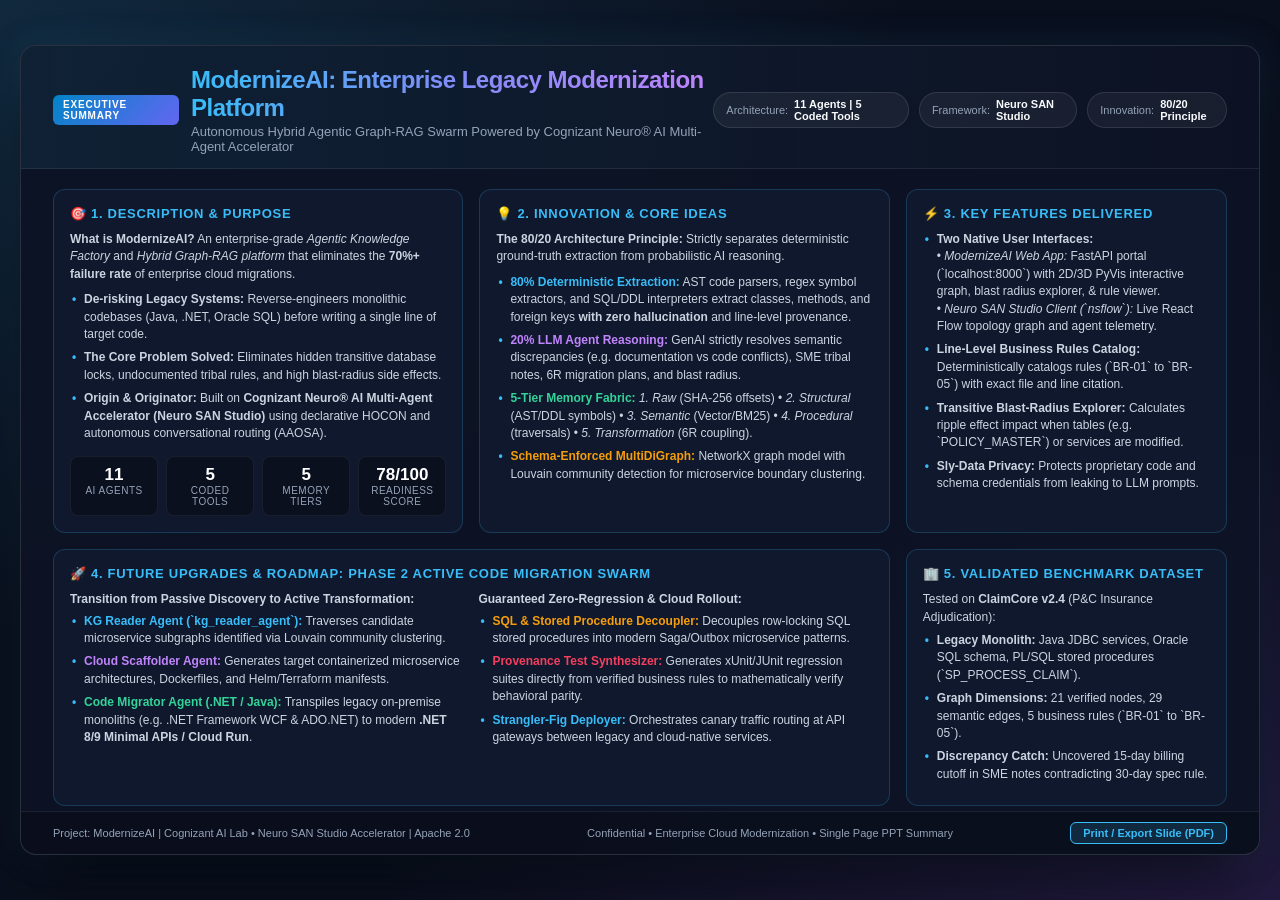
<file: artifacts/modernize_ai_presentation_slide.html>
<!DOCTYPE html>
<html lang="en">
<head>
  <meta charset="UTF-8" />
  <meta name="viewport" content="width=device-width, initial-scale=1.0" />
  <title>ModernizeAI - Executive Single Page Presentation</title>
  <style>
    :root {
      --bg-primary: #0a0f1d;
      --bg-card: rgba(18, 26, 47, 0.85);
      --bg-card-border: rgba(56, 189, 248, 0.2);
      --accent-blue: #38bdf8;
      --accent-purple: #a855f7;
      --accent-emerald: #10b981;
      --accent-amber: #f59e0b;
      --accent-rose: #f43f5e;
      --text-main: #f8fafc;
      --text-muted: #94a3b8;
      --font-family: -apple-system, BlinkMacSystemFont, 'Segoe UI', Roboto, Helvetica, Arial, sans-serif;
    }

    * {
      box-sizing: border-box;
      margin: 0;
      padding: 0;
    }

    body {
      background-color: var(--bg-primary);
      background-image: 
        radial-gradient(at 0% 0%, rgba(56, 189, 248, 0.15) 0px, transparent 50%),
        radial-gradient(at 100% 100%, rgba(168, 85, 247, 0.15) 0px, transparent 50%);
      color: var(--text-main);
      font-family: var(--font-family);
      min-height: 100vh;
      display: flex;
      flex-direction: column;
      justify-content: center;
      align-items: center;
      padding: 20px;
    }

    /* 16:9 Presentation Slide Container */
    .slide-wrapper {
      width: 100%;
      max-width: 1440px;
      aspect-ratio: 16 / 9;
      min-height: 810px;
      background: rgba(13, 19, 36, 0.95);
      border: 1px solid rgba(255, 255, 255, 0.12);
      border-radius: 16px;
      box-shadow: 0 25px 60px -15px rgba(0, 0, 0, 0.7), 0 0 40px rgba(56, 189, 248, 0.1);
      display: flex;
      flex-direction: column;
      overflow: hidden;
      position: relative;
    }

    /* Slide Header */
    .slide-header {
      padding: 20px 32px 14px;
      border-bottom: 1px solid rgba(255, 255, 255, 0.08);
      display: flex;
      justify-content: space-between;
      align-items: center;
      background: linear-gradient(90deg, rgba(56, 189, 248, 0.08), transparent);
    }

    .brand-title {
      display: flex;
      align-items: center;
      gap: 12px;
    }

    .badge-tag {
      background: linear-gradient(135deg, #0284c7, #6366f1);
      color: #fff;
      font-size: 10px;
      font-weight: 700;
      letter-spacing: 0.8px;
      text-transform: uppercase;
      padding: 4px 10px;
      border-radius: 6px;
    }

    .brand-title h1 {
      font-size: 24px;
      font-weight: 800;
      letter-spacing: -0.5px;
      background: linear-gradient(90deg, #38bdf8, #818cf8, #c084fc);
      -webkit-background-clip: text;
      -webkit-text-fill-color: transparent;
    }

    .brand-subtitle {
      font-size: 13px;
      color: var(--text-muted);
      margin-top: 2px;
    }

    .header-badges {
      display: flex;
      gap: 10px;
    }

    .pill {
      background: rgba(255, 255, 255, 0.05);
      border: 1px solid rgba(255, 255, 255, 0.1);
      font-size: 11px;
      padding: 5px 12px;
      border-radius: 20px;
      color: var(--text-muted);
      display: flex;
      align-items: center;
      gap: 6px;
    }

    .pill strong {
      color: var(--text-main);
    }

    /* Slide Body Grid */
    .slide-body {
      flex: 1;
      display: grid;
      grid-template-columns: 1.15fr 1.15fr 0.9fr;
      grid-template-rows: auto 1fr auto;
      gap: 16px;
      padding: 20px 32px;
      overflow: hidden;
    }

    /* Common Card Styling */
    .card {
      background: var(--bg-card);
      border: 1px solid var(--bg-card-border);
      border-radius: 12px;
      padding: 16px;
      display: flex;
      flex-direction: column;
      position: relative;
    }

    .card-title {
      font-size: 13px;
      font-weight: 700;
      text-transform: uppercase;
      letter-spacing: 0.7px;
      display: flex;
      align-items: center;
      gap: 8px;
      margin-bottom: 10px;
      color: var(--accent-blue);
    }

    .card p, .card li {
      font-size: 12px;
      line-height: 1.45;
      color: #cbd5e1;
    }

    .card ul {
      list-style-type: none;
      padding-left: 0;
    }

    .card ul li {
      position: relative;
      padding-left: 14px;
      margin-bottom: 6px;
    }

    .card ul li::before {
      content: "•";
      position: absolute;
      left: 2px;
      color: var(--accent-blue);
      font-weight: bold;
    }

    /* Highlight Badges */
    .hl-cyan { color: #38bdf8; font-weight: 600; }
    .hl-amber { color: #f59e0b; font-weight: 600; }
    .hl-purple { color: #c084fc; font-weight: 600; }
    .hl-emerald { color: #34d399; font-weight: 600; }

    /* Top Row Hero Cards */
    .hero-col-span-2 {
      grid-column: span 2;
    }

    /* Metrics Bar */
    .metrics-bar {
      display: grid;
      grid-template-columns: repeat(4, 1fr);
      gap: 8px;
      margin-top: 8px;
    }

    .metric-box {
      background: rgba(0, 0, 0, 0.3);
      border: 1px solid rgba(255, 255, 255, 0.06);
      border-radius: 8px;
      padding: 8px 10px;
      text-align: center;
    }

    .metric-val {
      font-size: 17px;
      font-weight: 800;
      color: #fff;
    }

    .metric-lbl {
      font-size: 10px;
      color: var(--text-muted);
      text-transform: uppercase;
      letter-spacing: 0.5px;
    }

    /* Warning / Limitation Banner */
    .corporate-limitation-banner {
      grid-column: 1 / -1;
      background: linear-gradient(90deg, rgba(244, 63, 94, 0.15), rgba(245, 158, 11, 0.12));
      border: 1px solid rgba(244, 63, 94, 0.4);
      border-radius: 10px;
      padding: 12px 18px;
      display: flex;
      align-items: center;
      justify-content: space-between;
      gap: 16px;
    }

    .warning-icon-wrap {
      display: flex;
      align-items: center;
      gap: 10px;
    }

    .warning-badge {
      background: #f43f5e;
      color: #fff;
      font-size: 10px;
      font-weight: 800;
      padding: 3px 8px;
      border-radius: 4px;
      text-transform: uppercase;
      letter-spacing: 0.5px;
      white-space: nowrap;
    }

    .warning-text {
      font-size: 11.5px;
      line-height: 1.4;
      color: #fecdd3;
    }

    .warning-text strong {
      color: #fff;
      text-decoration: underline;
    }

    /* Footer */
    .slide-footer {
      padding: 10px 32px;
      border-top: 1px solid rgba(255, 255, 255, 0.08);
      display: flex;
      justify-content: space-between;
      align-items: center;
      background: rgba(0, 0, 0, 0.2);
      font-size: 11px;
      color: var(--text-muted);
    }

    .btn-print {
      background: rgba(56, 189, 248, 0.15);
      border: 1px solid var(--accent-blue);
      color: var(--accent-blue);
      padding: 4px 12px;
      border-radius: 6px;
      font-size: 11px;
      cursor: pointer;
      font-weight: 600;
      transition: all 0.2s;
    }

    .btn-print:hover {
      background: var(--accent-blue);
      color: #000;
    }

    @media print {
      body {
        padding: 0;
        background: #0a0f1d;
      }
      .slide-wrapper {
        border: none;
        box-shadow: none;
        max-width: 100%;
        aspect-ratio: auto;
        min-height: 100vh;
      }
      .btn-print {
        display: none;
      }
    }
  </style>
</head>
<body>

  <div class="slide-wrapper">
    <!-- Slide Header -->
    <header class="slide-header">
      <div class="brand-title">
        <span class="badge-tag">Executive Summary</span>
        <div>
          <h1>ModernizeAI: Enterprise Legacy Modernization Platform</h1>
          <div class="brand-subtitle">Autonomous Hybrid Agentic Graph-RAG Swarm Powered by Cognizant Neuro® AI Multi-Agent Accelerator</div>
        </div>
      </div>
      <div class="header-badges">
        <div class="pill">Architecture: <strong>11 Agents | 5 Coded Tools</strong></div>
        <div class="pill">Framework: <strong>Neuro SAN Studio</strong></div>
        <div class="pill">Innovation: <strong>80/20 Principle</strong></div>
      </div>
    </header>

    <!-- Slide Body Grid -->
    <main class="slide-body">
      
      <!-- Card 1: Description & Purpose -->
      <div class="card">
        <div class="card-title">🎯 1. Description & Purpose</div>
        <p><strong>What is ModernizeAI?</strong> An enterprise-grade <em>Agentic Knowledge Factory</em> and <em>Hybrid Graph-RAG platform</em> that eliminates the <strong>70%+ failure rate</strong> of enterprise cloud migrations.</p>
        <ul style="margin-top: 8px;">
          <li><strong>De-risking Legacy Systems:</strong> Reverse-engineers monolithic codebases (Java, .NET, Oracle SQL) before writing a single line of target code.</li>
          <li><strong>The Core Problem Solved:</strong> Eliminates hidden transitive database locks, undocumented tribal rules, and high blast-radius side effects.</li>
          <li><strong>Origin & Originator:</strong> Built on <strong>Cognizant Neuro® AI Multi-Agent Accelerator (Neuro SAN Studio)</strong> using declarative HOCON and autonomous conversational routing (AAOSA).</li>
        </ul>
        <div class="metrics-bar">
          <div class="metric-box">
            <div class="metric-val hl-cyan">11</div>
            <div class="metric-lbl">AI Agents</div>
          </div>
          <div class="metric-box">
            <div class="metric-val hl-emerald">5</div>
            <div class="metric-lbl">Coded Tools</div>
          </div>
          <div class="metric-box">
            <div class="metric-val hl-purple">5</div>
            <div class="metric-lbl">Memory Tiers</div>
          </div>
          <div class="metric-box">
            <div class="metric-val hl-amber">78/100</div>
            <div class="metric-lbl">Readiness Score</div>
          </div>
        </div>
      </div>

      <!-- Card 2: Innovation & Core Ideas -->
      <div class="card">
        <div class="card-title">💡 2. Innovation & Core Ideas</div>
        <p><strong>The 80/20 Architecture Principle:</strong> Strictly separates deterministic ground-truth extraction from probabilistic AI reasoning.</p>
        <ul style="margin-top: 8px;">
          <li><span class="hl-cyan">80% Deterministic Extraction:</span> AST code parsers, regex symbol extractors, and SQL/DDL interpreters extract classes, methods, and foreign keys <strong>with zero hallucination</strong> and line-level provenance.</li>
          <li><span class="hl-purple">20% LLM Agent Reasoning:</span> GenAI strictly resolves semantic discrepancies (e.g. documentation vs code conflicts), SME tribal notes, 6R migration plans, and blast radius.</li>
          <li><span class="hl-emerald">5-Tier Memory Fabric:</span>
            <em>1. Raw</em> (SHA-256 offsets) &bull; <em>2. Structural</em> (AST/DDL symbols) &bull; <em>3. Semantic</em> (Vector/BM25) &bull; <em>4. Procedural</em> (traversals) &bull; <em>5. Transformation</em> (6R coupling).</li>
          <li><span class="hl-amber">Schema-Enforced MultiDiGraph:</span> NetworkX graph model with Louvain community detection for microservice boundary clustering.</li>
        </ul>
      </div>

      <!-- Card 3: Key Features & Workspaces -->
      <div class="card">
        <div class="card-title">⚡ 3. Key Features Delivered</div>
        <ul>
          <li><strong>Two Native User Interfaces:</strong>
            <br>&bull; <em>ModernizeAI Web App:</em> FastAPI portal (`localhost:8000`) with 2D/3D PyVis interactive graph, blast radius explorer, & rule viewer.
            <br>&bull; <em>Neuro SAN Studio Client (`nsflow`):</em> Live React Flow topology graph and agent telemetry.
          </li>
          <li><strong>Line-Level Business Rules Catalog:</strong> Deterministically catalogs rules (`BR-01` to `BR-05`) with exact file and line citation.</li>
          <li><strong>Transitive Blast-Radius Explorer:</strong> Calculates ripple effect impact when tables (e.g. `POLICY_MASTER`) or services are modified.</li>
          <li><strong>Sly-Data Privacy:</strong> Protects proprietary code and schema credentials from leaking to LLM prompts.</li>
        </ul>
      </div>

      <!-- Card 4: Future Upgrades & Roadmap (Phase 2) -->
      <div class="card hero-col-span-2">
        <div class="card-title">🚀 4. Future Upgrades & Roadmap: Phase 2 Active Code Migration Swarm</div>
        <div style="display: grid; grid-template-columns: 1fr 1fr; gap: 14px;">
          <div>
            <p><strong>Transition from Passive Discovery to Active Transformation:</strong></p>
            <ul style="margin-top: 4px;">
              <li><span class="hl-cyan">KG Reader Agent (`kg_reader_agent`):</span> Traverses candidate microservice subgraphs identified via Louvain community clustering.</li>
              <li><span class="hl-purple">Cloud Scaffolder Agent:</span> Generates target containerized microservice architectures, Dockerfiles, and Helm/Terraform manifests.</li>
              <li><span class="hl-emerald">Code Migrator Agent (.NET / Java):</span> Transpiles legacy on-premise monoliths (e.g. .NET Framework WCF & ADO.NET) to modern <strong>.NET 8/9 Minimal APIs / Cloud Run</strong>.</li>
            </ul>
          </div>
          <div>
            <p><strong>Guaranteed Zero-Regression & Cloud Rollout:</strong></p>
            <ul style="margin-top: 4px;">
              <li><span class="hl-amber">SQL & Stored Procedure Decoupler:</span> Decouples row-locking SQL stored procedures into modern Saga/Outbox microservice patterns.</li>
              <li><span class="hl-rose" style="color:#f43f5e; font-weight:600;">Provenance Test Synthesizer:</span> Generates xUnit/JUnit regression suites directly from verified business rules to mathematically verify behavioral parity.</li>
              <li><span class="hl-cyan">Strangler-Fig Deployer:</span> Orchestrates canary traffic routing at API gateways between legacy and cloud-native services.</li>
            </ul>
          </div>
        </div>
      </div>

      <!-- Card 5: Benchmark Validation -->
      <div class="card">
        <div class="card-title">🏢 5. Validated Benchmark Dataset</div>
        <p>Tested on <strong>ClaimCore v2.4</strong> (P&C Insurance Adjudication):</p>
        <ul style="margin-top: 6px;">
          <li><strong>Legacy Monolith:</strong> Java JDBC services, Oracle SQL schema, PL/SQL stored procedures (`SP_PROCESS_CLAIM`).</li>
          <li><strong>Graph Dimensions:</strong> 21 verified nodes, 29 semantic edges, 5 business rules (`BR-01` to `BR-05`).</li>
          <li><strong>Discrepancy Catch:</strong> Uncovered 15-day billing cutoff in SME notes contradicting 30-day spec rule.</li>
        </ul>
      </div>

      <!-- Mandatory Limitation & Environment Banner -->
      <div class="corporate-limitation-banner">
        <div class="warning-icon-wrap">
          <span class="warning-badge">⚠️ Production & Demo Limitation</span>
          <div class="warning-text">
            <strong>Cognizant Corporate Environment Constraint:</strong>
            ModernizeAI requires external GenAI API keys (OpenAI, Anthropic, or Google Gemini) for the 20% LLM reasoning swarm. 
            Currently, <strong>Zscaler (Scalar) on Cognizant production laptops blocks all external generative AI calls and API endpoints</strong>.
            Consequently, live multi-agent chat and LLM generation cannot be executed locally on corporate PCs without a dedicated cloud sandbox or network proxy exemption.
          </div>
        </div>
      </div>

    </main>

    <!-- Slide Footer -->
    <footer class="slide-footer">
      <div>Project: ModernizeAI | Cognizant AI Lab &bull; Neuro SAN Studio Accelerator | Apache 2.0</div>
      <div>Confidential &bull; Enterprise Cloud Modernization &bull; Single Page PPT Summary</div>
      <button class="btn-print" onclick="window.print()">Print / Export Slide (PDF)</button>
    </footer>
  </div>

</body>
</html>
</file>
